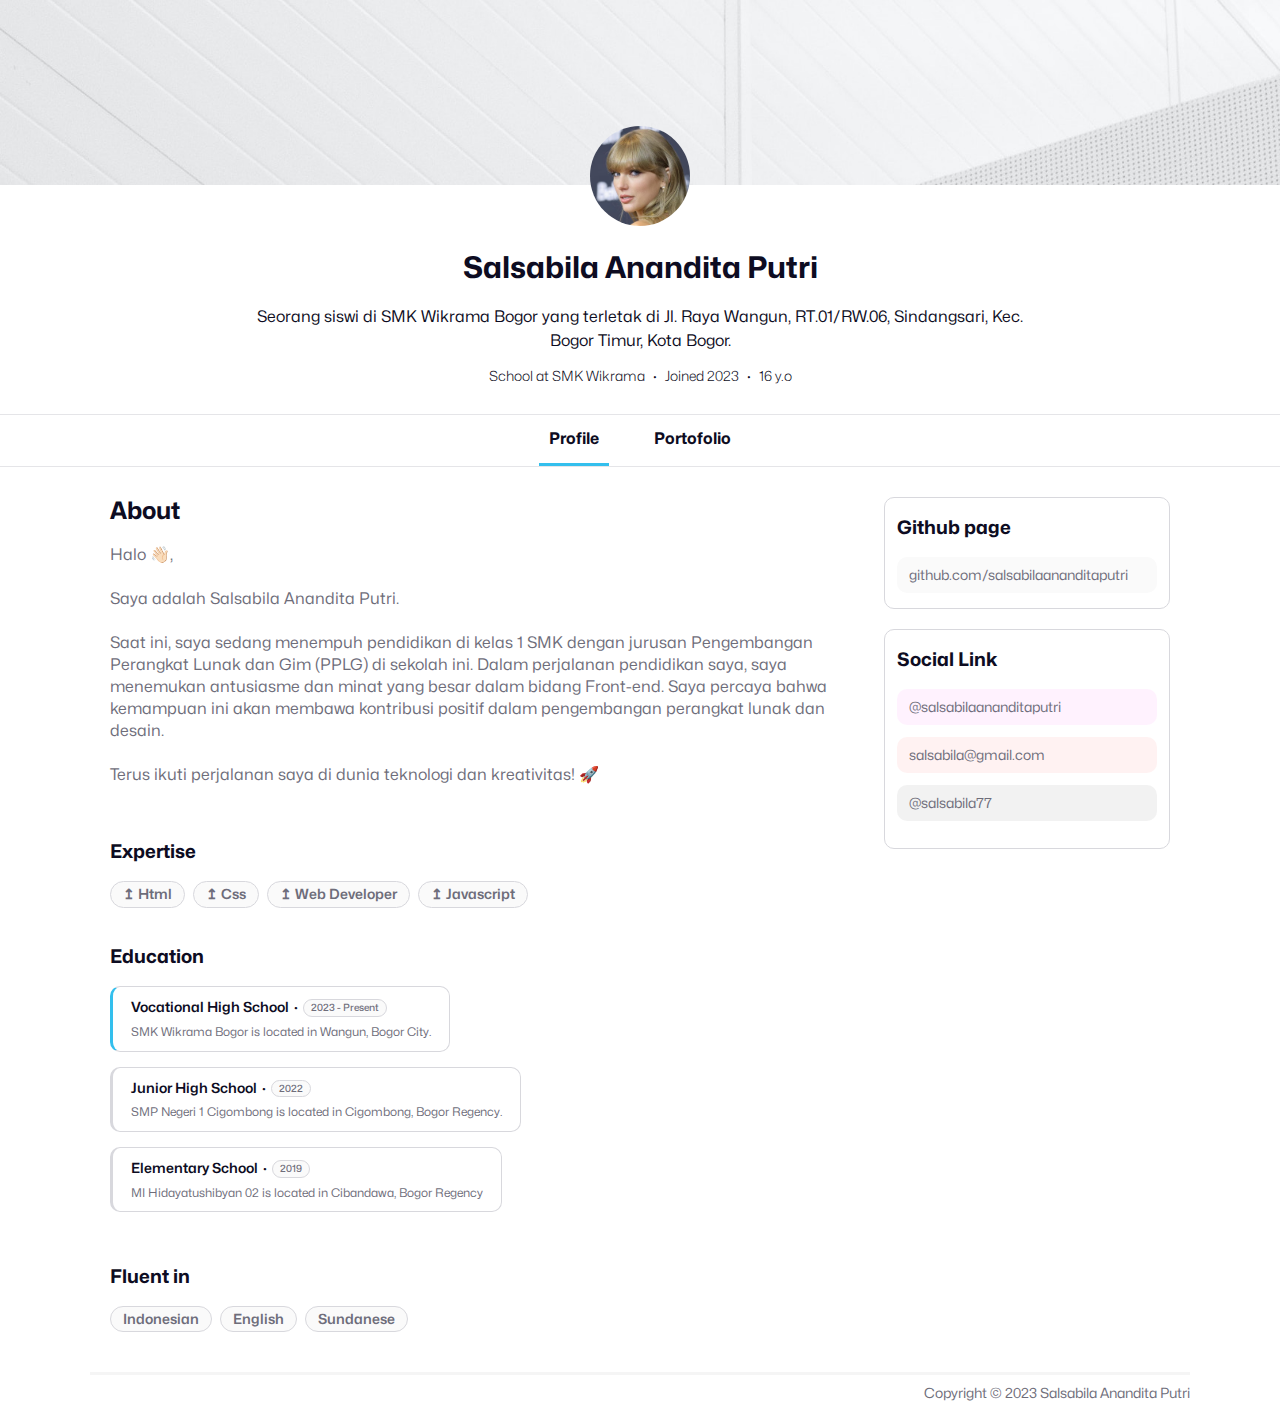
<file: index.html>
<!DOCTYPE html>
  <html lang="en">
  <head>
      <meta charset="UTF-8">
      <meta name="viewport" content="width=device-width, initial-scale=1.0">
      <link rel="preload" href="./assets/Mona-Sans.woff2" as="font" type="font/woff2" crossorigin>

      <!--=============== FAVICON ===============-->
      <link rel="shortcut icon" href="assets/favicon.ico" type="image/x-icon">

      <!--=============== CSS ===============-->
      <link rel="stylesheet" href="styles.css">

      <title>Salsabila - Profile</title>
  </head>
  <body>
      <!--==================== HEADER ====================-->
      <header id="header">

        <section class="banner">
          <div class="banner__img">
            <img src="./assets/photo.jpg" class="img-photo">
          </div>
        </section>

        <section class="bio">
          <h1 class="bio__name">Salsabila Anandita Putri</h1>
          <div class="bio__description">Seorang siswi di SMK Wikrama Bogor yang terletak di Jl. Raya Wangun, RT.01/RW.06, Sindangsari, Kec. Bogor Timur, Kota Bogor.</div>
          <div class="bio__extras">
            <span>School at SMK Wikrama</span>
            <span>·</span>
            <span>Joined 2023</span>
            <span>·</span>
            <span>16 y.o</span>
          </div>
        </section>

        <section class="menu">
          <a href="index.html" class="menu__tab active">Profile</a>
          <a href="portofolio.html" class="menu__tab">Portofolio</a>
        </section>
      </header>

      <!--==================== MAIN ====================-->
      <main id="main">
        <!--==================== HOME ====================-->
        <section class="home">
          <div class="home__left">

            <section class="home__about">
              <h2>About</h2>
              <p>Halo 👋🏻,
                <br><br>
                Saya adalah Salsabila Anandita Putri.
                <br><br>
                Saat ini, saya sedang menempuh pendidikan di kelas 1 SMK dengan jurusan Pengembangan Perangkat Lunak dan Gim (PPLG) di sekolah ini. 
                Dalam perjalanan pendidikan saya, saya menemukan antusiasme dan minat yang besar dalam bidang Front-end. Saya percaya bahwa kemampuan ini akan membawa kontribusi positif dalam pengembangan perangkat lunak dan desain.
                <br><br>
                Terus ikuti perjalanan saya di dunia teknologi dan kreativitas! 🚀
              </p>
            </section>

            <section class="home__expertise">
              <h3>Expertise</h3>
              <div class="home__group-tag">
                <div class="tag">↥ Html</div>
                <div class="tag">↥ Css</div>
                <div class="tag">↥ Web Developer</div>
                <div class="tag">↥ Javascript</div>
              </div>
            </section>

            <section class="home__education">
              <h3>Education</h3>
              <div class="home__group-card active">
                <div class="card-title">
                  <span>Vocational High School</span>
                  <span>·</span>
                  <span class="card-year">2023 - Present</span>
                  </div>
                <div class="card-subtitle">SMK Wikrama Bogor is located in Wangun, Bogor City.</div>
              </div>
              <div class="home__group-card">
                <div class="card-title">
                  <span>Junior High School</span>
                  <span>·</span>
                  <span class="card-year">2022</span>
                </div>
                <div class="card-subtitle">SMP Negeri 1 Cigombong is located in Cigombong, Bogor Regency.</div>
              </div>
              <div class="home__group-card">
                <div class="card-title">
                  <span>Elementary School</span>
                  <span>·</span>
                  <span class="card-year">2019</span>
                </div>
                <div class="card-subtitle">MI Hidayatushibyan 02 is located in Cibandawa, Bogor Regency</div>
              </div>
            </section>

            <section class="home__expertise">
              <h3>Fluent in</h3>
              <div class="home__group-tag">
                <div class="tag">Indonesian</div>
                <div class="tag">English</div>
                <div class="tag">Sundanese</div>
              </div>
            </section>

          </div>

          <div class="home__right">
            <div class="home__widget">
              <h3 class="home__widget-title">Github page</h3>
              <a href="https://github.com/salsabilaananditaputri" class="url-widget">github.com/salsabilaananditaputri</a>
            </div>

            <div class="home__widget">
              <h3 class="home__widget-title">Social Link</h3>
              <a href="#" class="url-widget socmed ig">@salsabilaananditaputri</a>
              <a href="#" class="url-widget socmed gmail">salsabila@gmail.com</a>
              <a href="#" class="url-widget socmed twitter">@salsabila77</a>
            </div>
          </div>
          
        </section>
      </main>

      <!--==================== FOOTER ====================-->
      <footer id="footer">
        <section class="footer__text">
          Copyright © 2023 Salsabila Anandita Putri
        </section>
      </footer>
  </body>
</html>
</file>
<file: styles.css>
@font-face {
  font-family: 'Mona Sans';
  src:
    url('./assets/Mona-Sans.woff2') format('woff2 supports variations'),
    url('./assets/Mona-Sans.woff2') format('woff2-variations');
  font-weight: 200 900;
  font-stretch: 75% 125%;
}

* {
  -webkit-box-sizing: border-box;
  box-sizing: border-box;
  color: #0d0c22;
}
html {
  -ms-text-size-adjust: 100%;
  -webkit-text-size-adjust: 100%;
  font-family: 'Mona Sans';
  line-height: 1.15;
}
body {
  height: 100%;
  margin: 0;
  width: 100%;
}
p {
  color: #6E6D7A;
  font-weight: 400;
  line-height: 22px;
  font-size: 16px;
}
.line-break {
  height: 10px;
}

#header {
  text-align: center;
}
#main {
  padding: 10px 20px;
  max-width: 1100px;
  margin: 0 auto;
}
#footer {
  padding: 10px 0px;
  max-width: 1100px;
  margin: 10px auto;
  border-top: solid #f5f5f5;
}

/* Banner Section */
.banner {
  background-image: url(assets/bg.jpg);
  background-size: cover;
  width: 100%;
  height: 185px;
  position: relative;
}

.banner__img {
  text-align: center;
  position: absolute;
  width: 100%;
  bottom: -45px;
}

.img-photo {
  width: 100px;
  border-radius: 100%;
}

/* Bio Section */
.bio {
  margin: 0 auto;
  margin-top: 65px;
  margin-bottom: 30px;
  max-width: 768px;
}
.bio__name {
  font-size: 30px;
  font-weight: 700;
}
.bio__description {
  font-size: 16px;
  font-weight: 400;
  padding-bottom: 15px;
  line-height: 24px;
}
.bio__extras {
  display: flex;
  justify-content: center;
  gap: 8px;
  font-weight: 300;
  font-size: 14px;
  color: #888888;
}

/* Menu Section */
.menu {
  border-top: 1px solid #e5e5e8;
  border-bottom: 1px solid #e5e5e8;
  display: flex;
  justify-content: center;
  gap: 35px;
  font-weight: 700;
}
.menu__tab {
  text-decoration: none;
  padding: 15px 10px;
}
.menu__tab.active {
  border-bottom: 3px solid #33bfed;
}

/* Home Section */
/* Left Area */
.home {
  display: flex;
  justify-content: space-between;
  column-gap: 2rem;
}
.home__left {
  flex: 0 0 70%;
}
.home__right {
  flex: auto;
}
.home__about, .home__expertise, .home__fluent, .home__education {
  padding-bottom: 20px;
}
.home__group-tag {
  display: flex;
  column-gap: 0.5rem;
}
.home__group-tag .tag {
  border-radius: 20px;
  padding: 4px 12px;
  border: 1px solid #d8d8dd;
  font-size: 14px;
  background-color: #fafafa;
  color: #6E6D7A;
  font-weight: 600;
}
.home__group-card {
  border: 1px solid #d8d8dd;
  margin-bottom: 15px;
  border-radius: 10px;
  padding: 12px 18px;
  border-left: 3px solid #d8d8dd;
  width: fit-content;
}
.home__group-card.active {
  border-left-color: #33bfed;
}
.card-title {
  font-size: 14px;
  font-weight: 600;
  padding-bottom: 8px;
  display: flex;
  gap: 5px;
}
.card-subtitle {
  font-size: 12px;
  color: #6E6D7A;
}
.card-year {
  font-size: 10px;
  border: 1px solid #d8d8dd;
  border-radius: 20px;
  padding: 2px 7px;
  color: #6E6D7A;
  background-color: #fafafa;
  font-weight: 500;
}

/* Right Area */
.home__right {
  margin-top: 20px;
}
.home__widget {
  border: 1px solid #d8d8dd;
  border-radius: 10px;
  padding: 0px 12px 15px;
  width: 100%;
  margin-bottom: 20px;
}
.url-widget {
  font-size: 14px;
  background-color: #fafafa;
  padding: 10px 12px;
  border-radius: 10px;
  color: #6E6D7A;
  text-decoration: none;
  display: block;
}
.url-widget.socmed {
  margin-bottom: 12px;
}
.url-widget.socmed.ig {
  background-color: #ff49ea12;
}
.url-widget.socmed.gmail {
  background-color: #ff494912;
}
.url-widget.socmed.twitter {
  background-color: #42424212;
}

/* Footer Section */
.footer__text {
  text-align: right;
  font-size: 14px;
  color: #6E6D7A;
}

/* Portofolio Section */
.portofolio__box {
  margin-top: 20px;
  margin-bottom: 40px;
}
.portofolio__box-img {
  display: flex;
  gap: 2rem;
}
.img-portofolio {
  max-height: 200px;
  background-color: #fafafa;
  border-radius: 15px;
  border: 1px solid #d8d8dd;
}
.title-portofolio {
  margin-top: 0px;
  margin-bottom: 15px;
}
.title-date {
  color: #6E6D7A;
  font-weight: 500;
  font-size: 14px;
}
.date-portofolio {
  font-size: 12px;
  padding: 2px 10px;
  border: 1px solid #d8d8dd;
  border-radius: 10px;
  margin-left: 5px;
  background-color: #fafafa;
  color: #6E6D7A;
}
.btn-portofolio {
  padding: 10px 25px;
  background-color: #33bfed;
  border-radius: 20px;
  color: #ffffff;
  font-weight: 600;
  text-decoration: none;
  font-size: 14px;
  display: inline-block;
}
</file>
